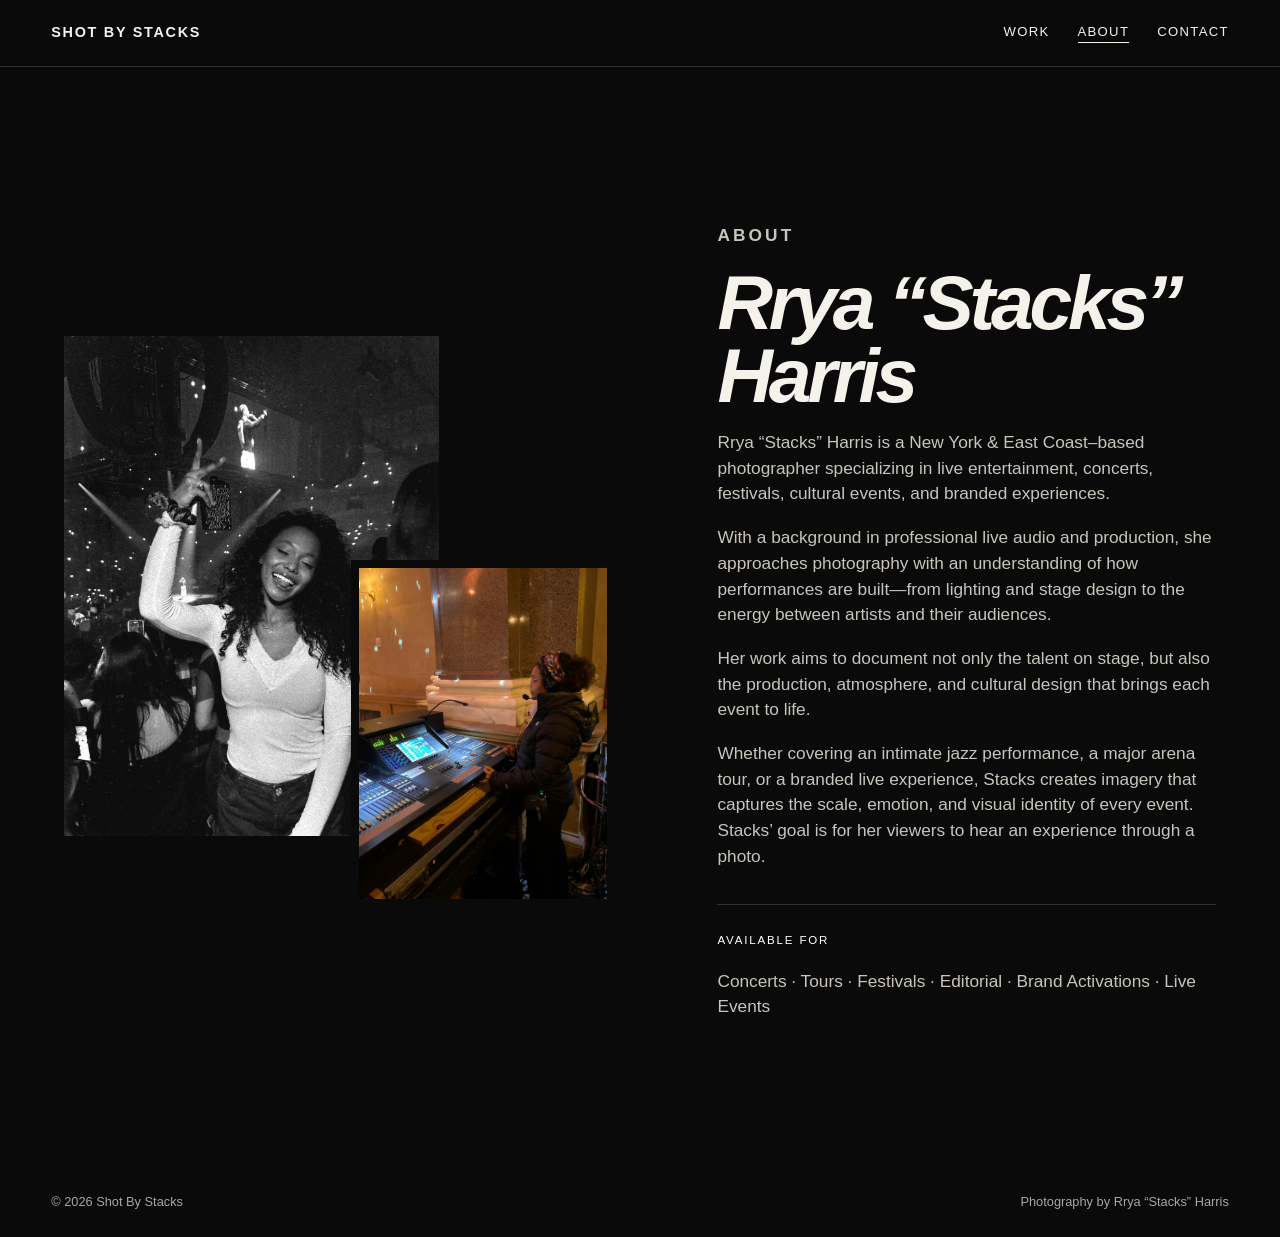
<file: about.html>
<!doctype html>
<html lang="en">
<head>
  <meta charset="utf-8">
  <meta name="viewport" content="width=device-width, initial-scale=1">
  <meta name="description" content="About Rrya “Stacks” Harris, the New York and East Coast–based photographer behind Shot By Stacks.">
  <meta name="theme-color" content="#0a0a0a">
  <title>About | Shot By Stacks</title>
  <link rel="stylesheet" href="styles.css">
</head>
<body class="about-page">
  <header class="site-header solid-header">
    <a class="wordmark" href="index.html" aria-label="Shot By Stacks home">SHOT BY STACKS</a>
    <button class="menu-toggle" aria-expanded="false" aria-controls="site-nav">Menu</button>
    <nav id="site-nav" aria-label="Primary navigation">
      <a href="index.html#work">Work</a>
      <a href="about.html" aria-current="page">About</a>
      <a href="index.html#contact">Contact</a>
    </nav>
  </header>

  <main>
    <section class="section about-section standalone-about">
      <div class="about-images">
        <img class="about-primary" src="images/rrya-smiling.jpg" alt="Rrya Stacks Harris smiling at a live concert">
        <img class="about-secondary" src="images/rrya-console.jpg" alt="Rrya Stacks Harris working at a professional audio console">
      </div>
      <div class="about-copy">
        <p class="section-kicker">About</p>
        <h1 class="about-name"><em>Rrya “Stacks” Harris</em></h1>
        <p>Rrya “Stacks” Harris is a New York &amp; East Coast–based photographer specializing in live entertainment, concerts, festivals, cultural events, and branded experiences.</p>
        <p>With a background in professional live audio and production, she approaches photography with an understanding of how performances are built—from lighting and stage design to the energy between artists and their audiences.</p>
        <p>Her work aims to document not only the talent on stage, but also the production, atmosphere, and cultural design that brings each event to life.</p>
        <p>Whether covering an intimate jazz performance, a major arena tour, or a branded live experience, Stacks creates imagery that captures the scale, emotion, and visual identity of every event.<br>Stacks’ goal is for her viewers to hear an experience through a photo.</p>
        <div class="availability">
          <span>Available for</span>
          <p>Concerts · Tours · Festivals · Editorial · Brand Activations · Live Events</p>
        </div>
      </div>
    </section>
  </main>

  <footer>
    <span>© <span id="year"></span> Shot By Stacks</span>
    <span>Photography by Rrya “Stacks” Harris</span>
  </footer>

  <script src="script.js"></script>
</body>
</html>
</file>
<file: styles.css>
:root {
  --bg: #0a0a0a;
  --surface: #111;
  --text: #f5f2ec;
  --muted: #aaa6a0;
  --line: rgba(255,255,255,.16);
  --accent: #f5f2ec;
  --max: 1440px;
}
* { box-sizing: border-box; }
html { scroll-behavior: smooth; }
body {
  margin: 0; background: var(--bg); color: var(--text);
  font-family: Arial, Helvetica, sans-serif; line-height: 1.5;
  -webkit-font-smoothing: antialiased;
}
img { display:block; max-width:100%; }
button, a { font: inherit; }
a { color: inherit; }
.site-header {
  position: fixed; z-index: 20; top:0; left:0; width:100%;
  display:flex; align-items:center; justify-content:space-between;
  padding: 22px clamp(20px,4vw,64px);
  background: linear-gradient(to bottom, rgba(0,0,0,.72), transparent);
}
.solid-header { background:rgba(10,10,10,.96); border-bottom:1px solid var(--line); }
.wordmark { font-weight:800; letter-spacing:.12em; text-decoration:none; font-size:.9rem; }
.site-header nav { display:flex; gap:28px; }
.site-header nav a { text-decoration:none; font-size:.82rem; letter-spacing:.1em; text-transform:uppercase; }
.site-header nav a[aria-current="page"] { border-bottom:1px solid currentColor; }
.menu-toggle { display:none; color:white; background:none; border:1px solid var(--line); padding:8px 12px; }
.hero { min-height:100svh; position:relative; display:grid; align-items:end; overflow:hidden; }
.hero > img { position:absolute; inset:0; width:100%; height:100%; object-fit:cover; object-position:center 48%; }
.hero-overlay { position:absolute; inset:0; background:linear-gradient(90deg,rgba(0,0,0,.82) 0%,rgba(0,0,0,.35) 50%,rgba(0,0,0,.1)),linear-gradient(0deg,rgba(0,0,0,.75),transparent 45%); }
.hero-copy { position:relative; z-index:2; width:min(800px,92%); padding:0 clamp(20px,6vw,92px) clamp(54px,8vw,110px); }
.eyebrow,.section-kicker { text-transform:uppercase; letter-spacing:.18em; font-size:.74rem; font-weight:700; }
.hero h1 { font-size:clamp(3.4rem,9vw,8.5rem); line-height:.83; letter-spacing:-.07em; margin:.22em 0; }
.hero-copy > p:not(.eyebrow) { max-width:680px; color:#ddd8d0; font-size:clamp(1rem,1.5vw,1.25rem); }
.button {
  display:inline-flex; margin-top:22px; padding:13px 18px;
  border:1px solid rgba(255,255,255,.55); text-decoration:none;
  text-transform:uppercase; letter-spacing:.12em; font-size:.72rem;
  transition:.2s ease;
}
.button:hover { background:white; color:#090909; }
.section { max-width:var(--max); margin:auto; padding:clamp(80px,10vw,150px) clamp(20px,5vw,72px); }
.intro { display:grid; grid-template-columns:1fr 2fr; gap:40px; align-items:start; }
.intro h2,.section-heading h2,.about-name,.contact-section h2 { font-size:clamp(2.7rem,6vw,6rem); letter-spacing:-.055em; line-height:.95; margin:0; }
.intro .lead {
  font-size:clamp(1rem,1.5vw,1.25rem);
  max-width:760px;
  color:#cbc6bf;
  margin:0;
}
.section-heading { display:flex; justify-content:space-between; align-items:end; gap:30px; margin-bottom:40px; }
.portfolio-grid { columns:3 320px; column-gap:14px; }
.work-card {
  display:block; position:relative; width:100%; margin:0 0 14px; padding:0;
  border:0; background:none; cursor:zoom-in; break-inside:avoid; overflow:hidden; color:white; text-align:left;
}
.work-card img { width:100%; transition:transform .45s ease; }
.work-card:hover img { transform:scale(1.018); }
.work-card[hidden] { display:none; }
.about-page main { padding-top:78px; }
.about-section { display:grid; grid-template-columns:1.05fr .95fr; gap:clamp(40px,8vw,120px); align-items:center; }
.standalone-about { min-height:calc(100svh - 78px); }
.about-images { position:relative; padding:0 15% 13% 0; }
.about-primary { width:80%; aspect-ratio:3/4; object-fit:cover; filter:grayscale(1); }
.about-secondary { position:absolute; width:48%; right:0; bottom:0; border:8px solid var(--bg); }
.about-name { font-style:italic; }
.about-copy p { color:#c8c4bd; font-size:1.08rem; max-width:690px; }
.availability { margin-top:34px; border-top:1px solid var(--line); padding-top:22px; }
.availability span { font-size:.72rem; text-transform:uppercase; letter-spacing:.16em; color:#fff; }
.contact-section { padding:clamp(90px,12vw,180px) clamp(20px,8vw,120px); background:#ece8df; color:#0b0b0b; }
.contact-section p { max-width:720px; font-size:1.12rem; }
.contact-actions { display:flex; align-items:center; gap:28px; flex-wrap:wrap; }
.button.light { border-color:#111; }
.button.light:hover { background:#111; color:white; }
.text-link { text-underline-offset:5px; }
footer { display:flex; justify-content:space-between; gap:20px; padding:26px clamp(20px,4vw,64px); font-size:.8rem; color:var(--muted); }
.lightbox {
  width:100vw; height:100vh; max-width:none; max-height:none; padding:0; border:0;
  background:rgba(0,0,0,.94); overflow:hidden;
}
.lightbox::backdrop { background:rgba(0,0,0,.94); }
.lightbox img { width:100%; height:100%; object-fit:contain; padding:3vw; }
.lightbox-close { position:fixed; z-index:2; right:22px; top:18px; width:44px; height:44px; color:white; border:1px solid var(--line); background:rgba(0,0,0,.45); font-size:1.7rem; cursor:pointer; }
@media (max-width:760px) {
  .menu-toggle { display:block; }
  .site-header nav {
    display:none; position:absolute; right:20px; top:66px; flex-direction:column; min-width:170px;
    padding:20px; background:#111; border:1px solid var(--line);
  }
  .site-header nav.open { display:flex; }
  .hero h1 { font-size:clamp(3rem,17vw,5.2rem); }
  .intro,.about-section { grid-template-columns:1fr; }
  .section-heading { align-items:start; flex-direction:column; }
  .portfolio-grid { columns:2 145px; column-gap:8px; }
  .work-card { margin-bottom:8px; }
  .about-images { max-width:580px; }
  footer { flex-direction:column; }
}
@media (prefers-reduced-motion: reduce) {
  html { scroll-behavior:auto; }
  * { transition:none !important; }
}
</file>
